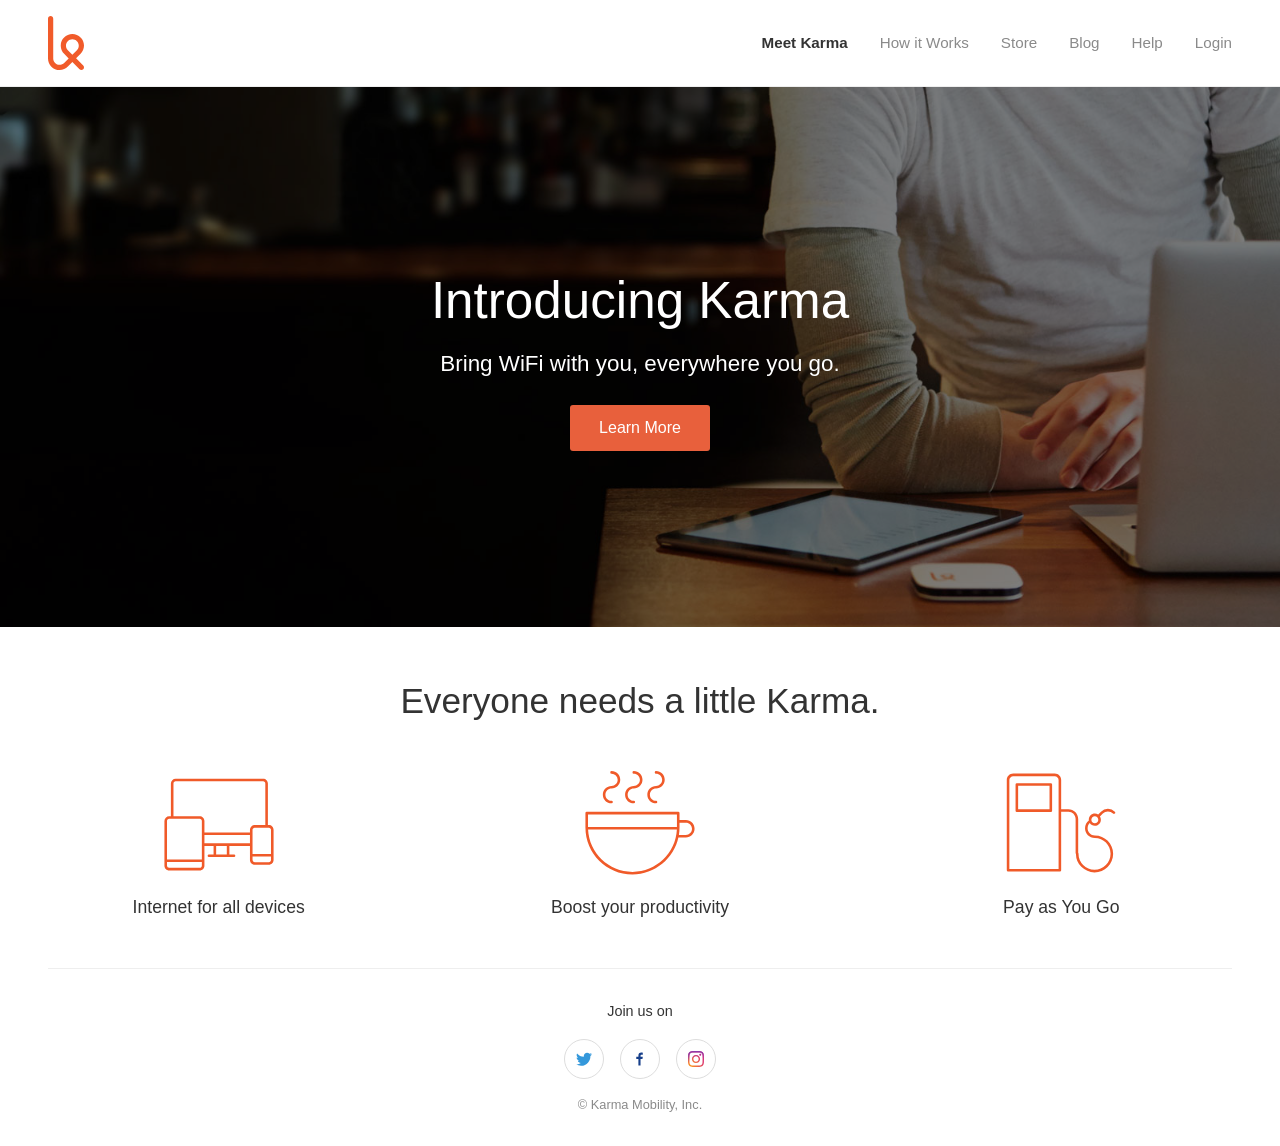
<file: Ejercicios/Exercici-KarmaWebResponsive/html/index.html>
<!DOCTYPE html>
<html lang="en">
<head>
    <meta charset="utf-8">
    <meta http-equiv="X-UA-Compatible" content="IE=edge">
    <title>Karma</title>
    <meta name="description" content="Karma - Bring WiFi with you, everywhere you go.">
    <meta name="viewport" content="width=device-width, initial-scale=1">
    <link rel="icon" href="../img/favicon.ico">
    <link rel="stylesheet" href="../css/style.css">
</head>
<body>

    <header class="header">
        <div class="header__inner">
            <a href="#" class="logo">
                <img src="../img/karma-logo.svg" alt="Karma logo">
            </a>

            <nav class="nav">
                <ul class="nav__list">
                    <li><a href="#" class="nav__link nav__link--active">Meet Karma</a></li>
                    <li><a href="#" class="nav__link">How it Works</a></li>
                    <li><a href="#" class="nav__link">Store</a></li>
                    <li><a href="#" class="nav__link">Blog</a></li>
                    <li><a href="#" class="nav__link">Help</a></li>
                    <li><a href="#" class="nav__link">Login</a></li>
                </ul>
            </nav>

            <button class="menu-button" aria-label="Open menu">
                <img src="../img/menu-hamburger.svg" alt="">
            </button>
        </div>
    </header>

    <section class="hero">
        <div class="hero__content">
            <h1 class="hero__title">Introducing Karma</h1>
            <p class="hero__subtitle">Bring WiFi with you, everywhere you go.</p>
            <a href="#" class="btn">Learn More</a>
        </div>
    </section>

    <main class="features">
        <h2 class="features__title">Everyone needs a little Karma.</h2>

        <div class="features__grid">
            <div class="feature">
                <img src="../img/icon-devices.svg" alt="" class="feature__icon">
                <h3 class="feature__title">Internet for all devices</h3>
            </div>

            <div class="feature">
                <img src="../img/icon-coffee.svg" alt="" class="feature__icon">
                <h3 class="feature__title">Boost your productivity</h3>
            </div>

            <div class="feature">
                <img src="../img/icon-refill.svg" alt="" class="feature__icon">
                <h3 class="feature__title">Pay as You Go</h3>
            </div>
        </div>
    </main>

    <footer class="footer">
        <p class="footer__text">Join us on</p>
        <ul class="social">
            <li>
                <a href="#" class="social__link">
                    <img src="../img/twitter-icon.svg" alt="Twitter">
                </a>
            </li>
            <li>
                <a href="#" class="social__link">
                    <img src="../img/facebook-icon.svg" alt="Facebook">
                </a>
            </li>
            <li>
                <a href="#" class="social__link">
                    <img src="../img/instagram-icon.svg" alt="Instagram">
                </a>
            </li>
        </ul>
        <p class="footer__copy">&copy; Karma Mobility, Inc.</p>
    </footer>

</body>
</html>
</file>
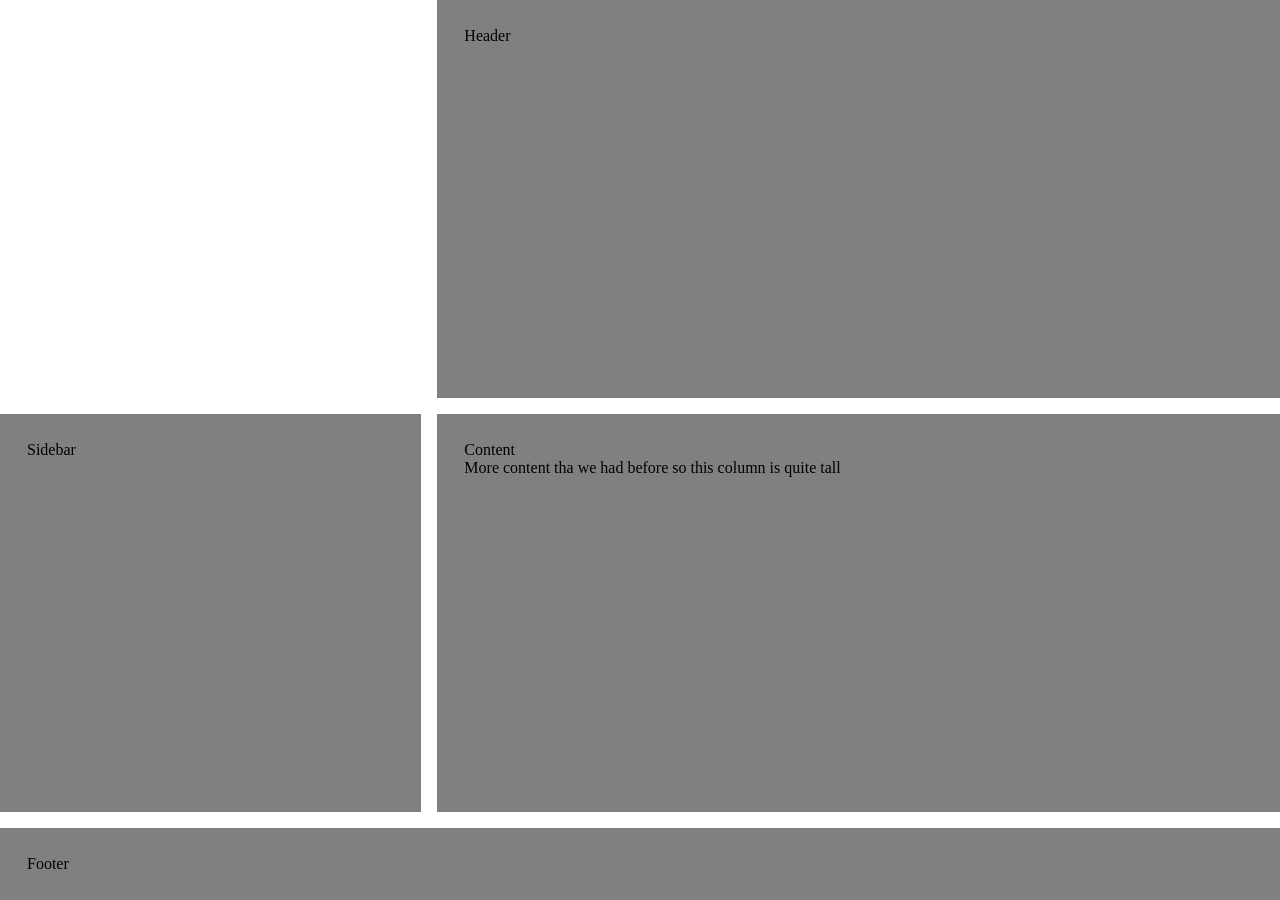
<file: Ejercicios/Grid/grid.html>
<!DOCTYPE html>
 
<html>
 
<head>
    <meta charset="utf-8">
    <meta http-equiv="X-UA-Compatible" content="IE=edge">
    <title>Grid</title>
    <meta name="description" content="">
    <meta name="viewport" content="width=device-width, initial-scale=1">
    <link rel="stylesheet" href="./style.css">
</head>
 
<body>
    <div class="grid-container">
        <div class="header bg-dark-grey">
            <p>
                Header
            </p>
        </div>
        <div class="content bg-dark-grey">
            <p>
                Content  
            </p>
            <p>
                More content tha we had before so this column is quite tall
            </p>
 
        </div>
        <div class="footer bg-dark-grey">
            <p>Footer</p>
 
        </div>
        <div class="sidebar bg-dark-grey">
            <p>Sidebar </p>
        </div>

 
    </div>
 
</body>
 
</html>
</file>
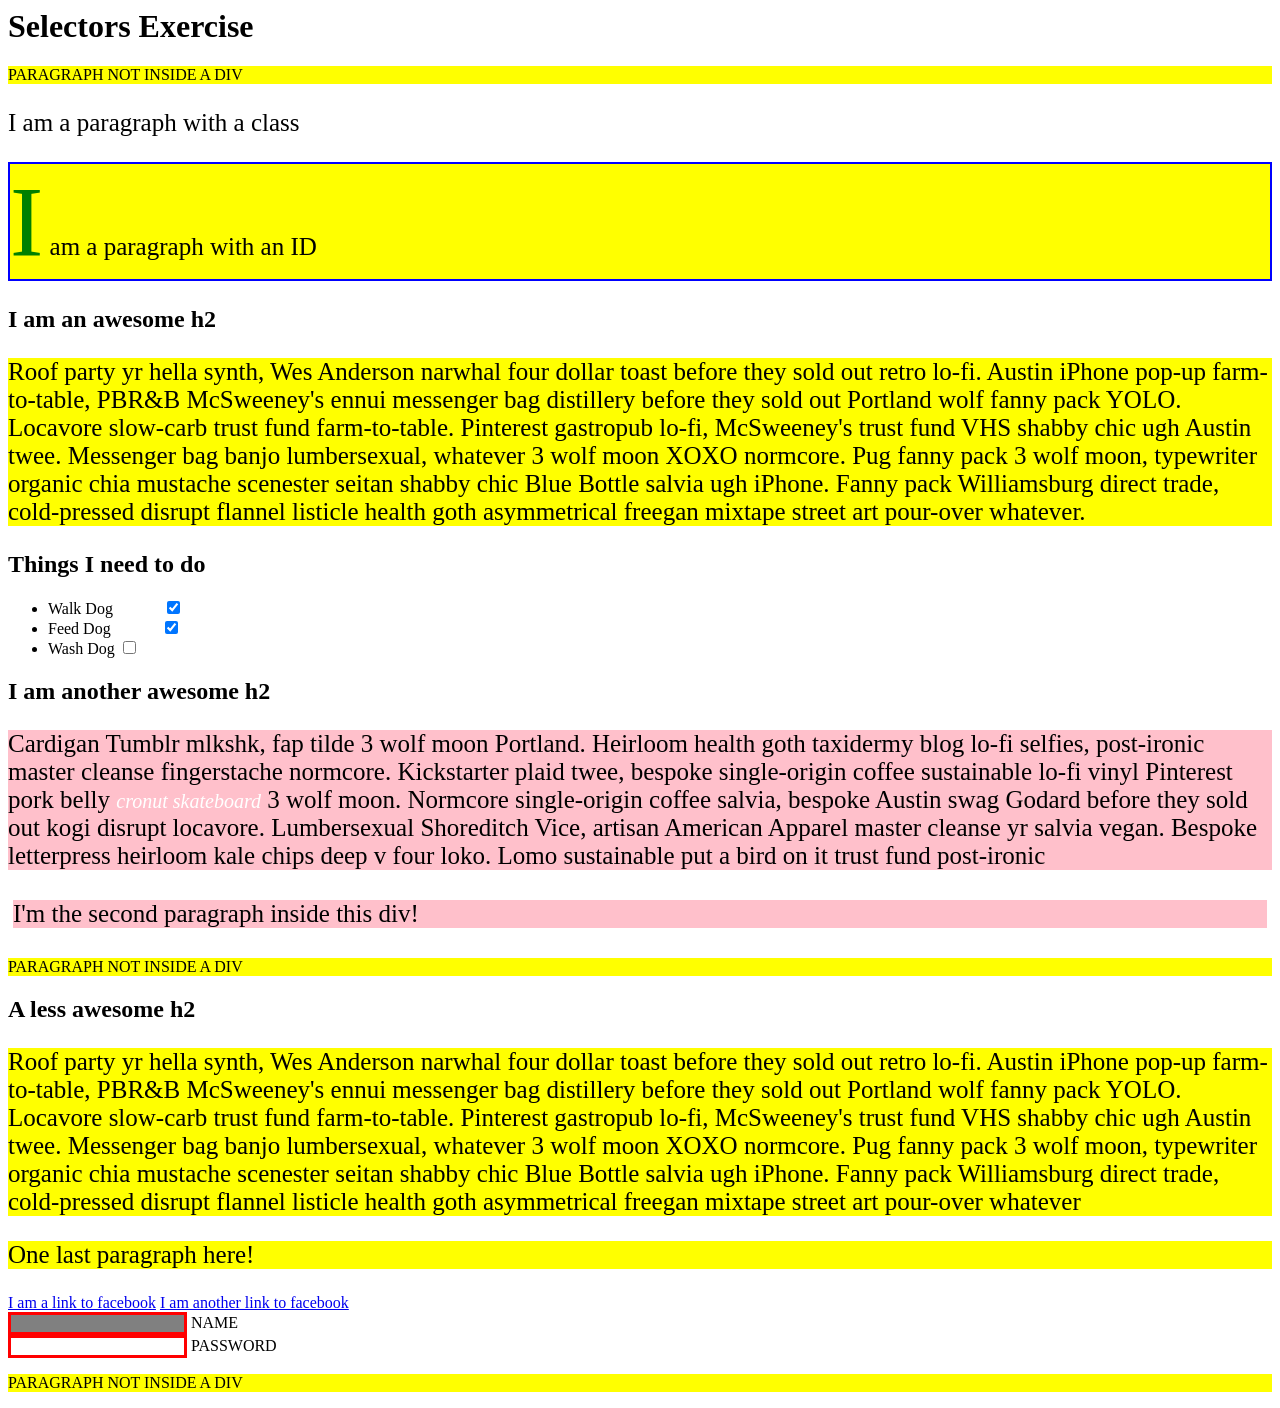
<file: Ejercicios/Selectors/pag.html>
<html>
<head>
  <meta charset="UTF-8">
  <title>Selectors Exercise</title>
  <link rel="stylesheet" type="text/css" href="selectors.css">
</head>
<body>
  <h1>Selectors Exercise</h1>

<p>PARAGRAPH NOT INSIDE A DIV</p>

<div>
  <p class="hello">I am a paragraph with a class</p>
  <p id="special">I am a paragraph with an ID</p>

  <h2>I am an awesome h2</h2>
  
  
  <p>Roof party yr hella synth, Wes Anderson narwhal four dollar toast before they sold out retro lo-fi. Austin iPhone pop-up farm-to-table, PBR&B McSweeney's ennui messenger bag distillery before they sold out Portland wolf fanny pack YOLO. Locavore slow-carb trust fund farm-to-table. Pinterest gastropub lo-fi, McSweeney's trust fund VHS shabby chic ugh Austin twee. Messenger bag banjo lumbersexual, whatever 3 wolf moon XOXO normcore. Pug fanny pack 3 wolf moon, typewriter organic chia mustache scenester seitan shabby chic Blue Bottle salvia ugh iPhone. Fanny pack Williamsburg direct trade, cold-pressed disrupt flannel listicle health goth asymmetrical freegan mixtape street art pour-over whatever.</p>

</div>

<div>
  <h2>Things I need to do</h2>

  <ul>
    <li>Walk Dog <input type="checkbox" checked> </li>
    <li>Feed Dog <input type="checkbox" checked> </li>
    <li>Wash Dog <input type="checkbox"></li>
  </ul>
</div>

<div>
  <h2>I am another awesome h2</h2>

  <p>Cardigan Tumblr mlkshk, fap tilde 3 wolf moon Portland. Heirloom health goth taxidermy blog lo-fi selfies, post-ironic master cleanse fingerstache normcore. Kickstarter plaid twee, bespoke single-origin coffee sustainable lo-fi vinyl Pinterest pork belly <em>cronut skateboard</em> 3 wolf moon. Normcore single-origin coffee salvia, bespoke Austin swag Godard before they sold out kogi disrupt locavore. Lumbersexual Shoreditch Vice, artisan American Apparel master cleanse yr salvia vegan. Bespoke letterpress heirloom kale chips deep v four loko. Lomo sustainable put a bird on it trust fund post-ironic</p>

  <p>I'm the second paragraph inside this div!</p>
</div>

<p>PARAGRAPH NOT INSIDE A DIV</p>


<div>
  <h2>A less awesome h2</h2>

  <p>Roof party yr hella synth, Wes Anderson narwhal four dollar toast before they sold out retro lo-fi. Austin iPhone pop-up farm-to-table, PBR&B McSweeney's ennui messenger bag distillery before they sold out Portland wolf fanny pack YOLO. Locavore slow-carb trust fund farm-to-table. Pinterest gastropub lo-fi, McSweeney's trust fund VHS shabby chic ugh Austin twee. Messenger bag banjo lumbersexual, whatever 3 wolf moon XOXO normcore. Pug fanny pack 3 wolf moon, typewriter organic chia mustache scenester seitan shabby chic Blue Bottle salvia ugh iPhone. Fanny pack Williamsburg direct trade, cold-pressed disrupt flannel listicle health goth asymmetrical freegan mixtape street art pour-over whatever</p>

  <p>One last paragraph here!</p>

  <a href="https://www.facebook.com">I am a link to facebook</a>
  <a href="https://www.facebook.com">I am another link to facebook</a>
  <br>

  <input type="text" name="name" /><label> Name</label><br/>
  <input type="password" name="password" /><label> Password</label><br/>

</div>

<p>PARAGRAPH NOT INSIDE A DIV</p>

</body>
</html>
</file>
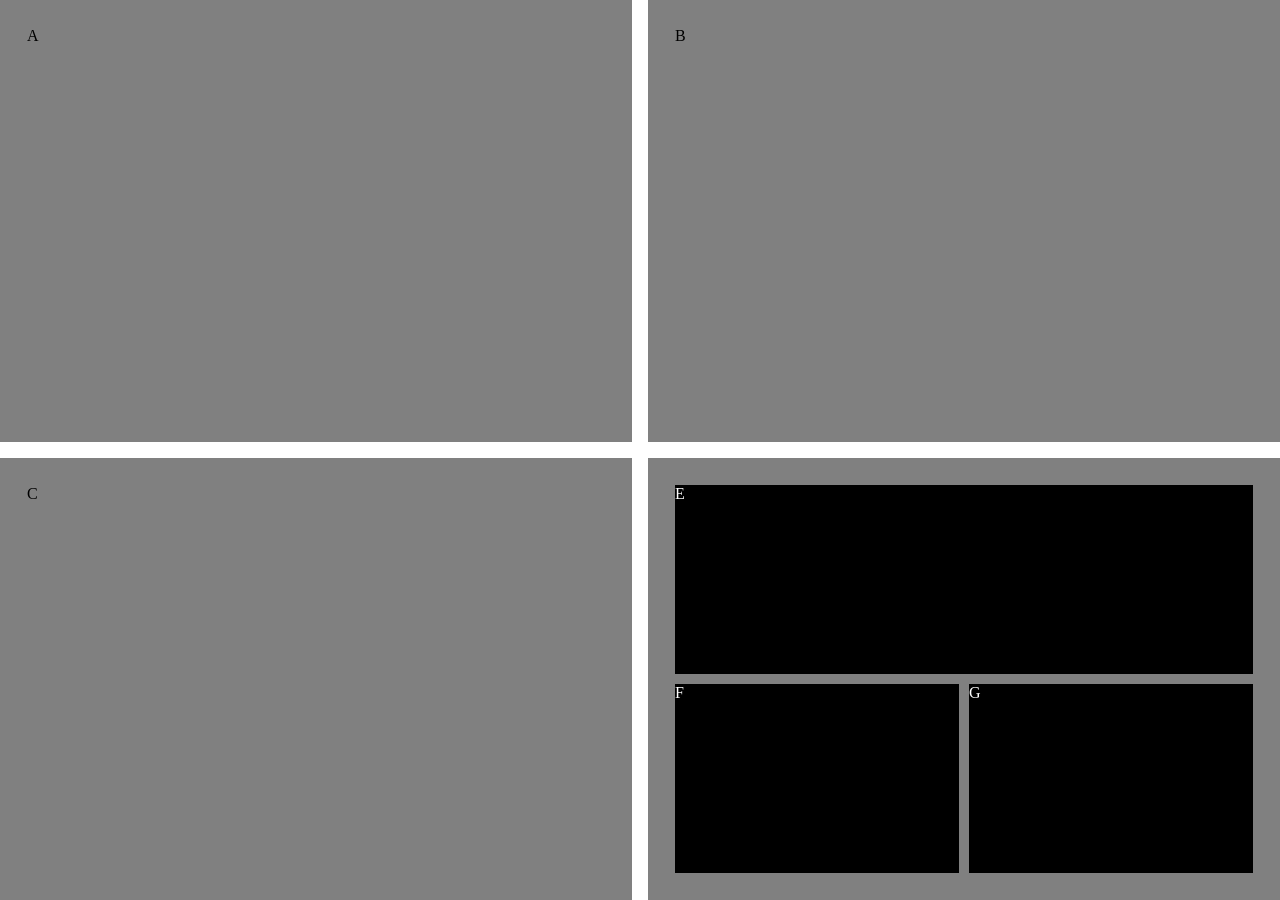
<file: Ejercicios/Grid/ex 2/grid.html>
<!DOCTYPE html>
 
<html>
 
<head>
    <meta charset="utf-8">
    <meta http-equiv="X-UA-Compatible" content="IE=edge">
    <title>Grid</title>
    <meta name="description" content="">
    <meta name="viewport" content="width=device-width, initial-scale=1">
    <link rel="stylesheet" href="./style.css">
</head>

<body>
    <div class="grid-container">
        <div class="A bg-dark-grey">
            <p>
                A
            </p>
        </div>
        <div class="B bg-dark-grey">
            <p>
                B  
            </p>
        </div>

        <div class="C bg-dark-grey">
            <p>C</p>
        </div>

        <div class="D bg-dark-grey grid-container2">
            <div class="E bg-black">
                <p>E</p>
            </div>
             <div  class="F bg-black">
                <p>F</p>
            </div>
             <div class="G bg-black">
                <p>G</p>
            </div>
        </div>

 
    </div>
 
</body>
 
</html>
</file>
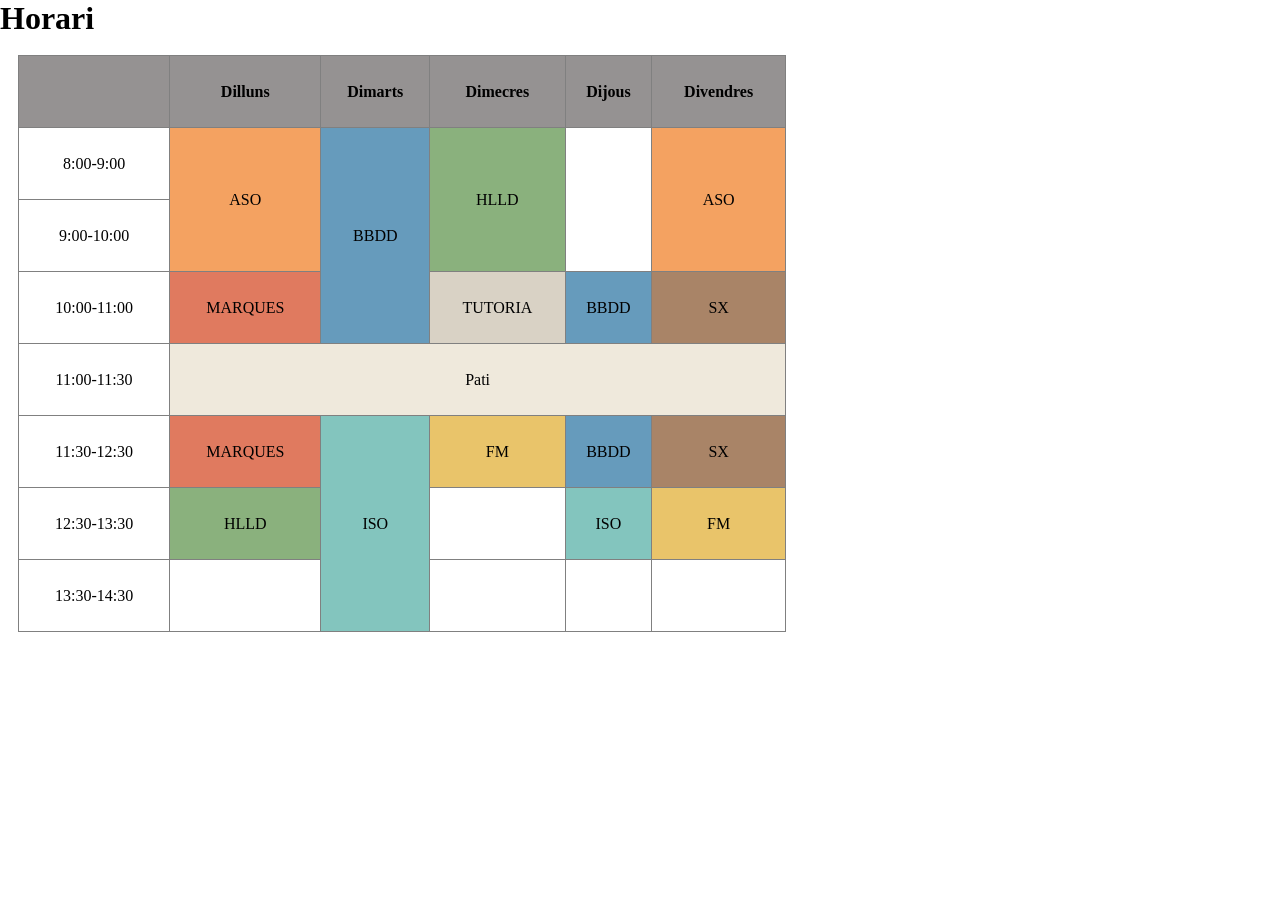
<file: Ejercicios/Horari/html/horari.html>
<!DOCTYPE html>
<html>
<head>
    <meta charset="utf-8">
    <meta http-equiv="X-UA-Compatible" content="IE=edge">
    <title>Plantilla</title>
    <meta name="description" content="Plantilla">
    <meta name="author" content="Sergi">
    <meta name="viewport" content="width=device-width, initial-scale=1">

    <link rel="stylesheet" href="../css/colors.css">
    <link rel="stylesheet" href="../css/style.css">
</head>
<body>
    <header>
        <h1>Horari</h1>
    </header>
    <main>
        <table border="1">
            <thead class="dias">
                <tr>
                    <th></th>
                    <th>Dilluns</th>
                    <th>Dimarts</th>
                    <th>Dimecres</th>
                    <th>Dijous</th>
                    <th>Divendres</th>
                </tr>
            </thead>
            <tr>
                <td>8:00-9:00</td>
                <td rowspan="2" class="aso">ASO</td>
                <td rowspan="3" class="bbdd">BBDD</td>
                <td rowspan="2" class="hlld">HLLD</td>
                <td rowspan="2"></td>
                <td rowspan="2" class="aso">ASO</td>
            </tr>
            <tr>
                <td>9:00-10:00</td>
            </tr>
            <tr>
                <td>10:00-11:00</td>
                <td class="marques">MARQUES</td>
                <td class="tutoria">TUTORIA</td>
                <td class="bbdd">BBDD</td>
                <td class="sx">SX</td>
            </tr>
            <tr>
                <td>11:00-11:30</td>
                <td colspan="5" class="pati">Pati</td>
            </tr>
            <tr>
                <td>11:30-12:30</td>
                <td class="marques">MARQUES</td>
                <td rowspan="3" class="iso">ISO</td>
                <td class="fm">FM</td>
                <td class="bbdd">BBDD</td>
                <td class="sx">SX</td>
            </tr>
            <tr>
                <td>12:30-13:30</td>
                <td class="hlld">HLLD</td>
                <td></td>
                <td class="iso">ISO</td>
                <td class="fm">FM</td>
            </tr>
            <tr>
                <td>13:30-14:30</td>
                <td></td>
                <td></td>
                <td></td>
                <td></td>
            </tr>
        </table>
    </main>
</body>
</html>
</file>
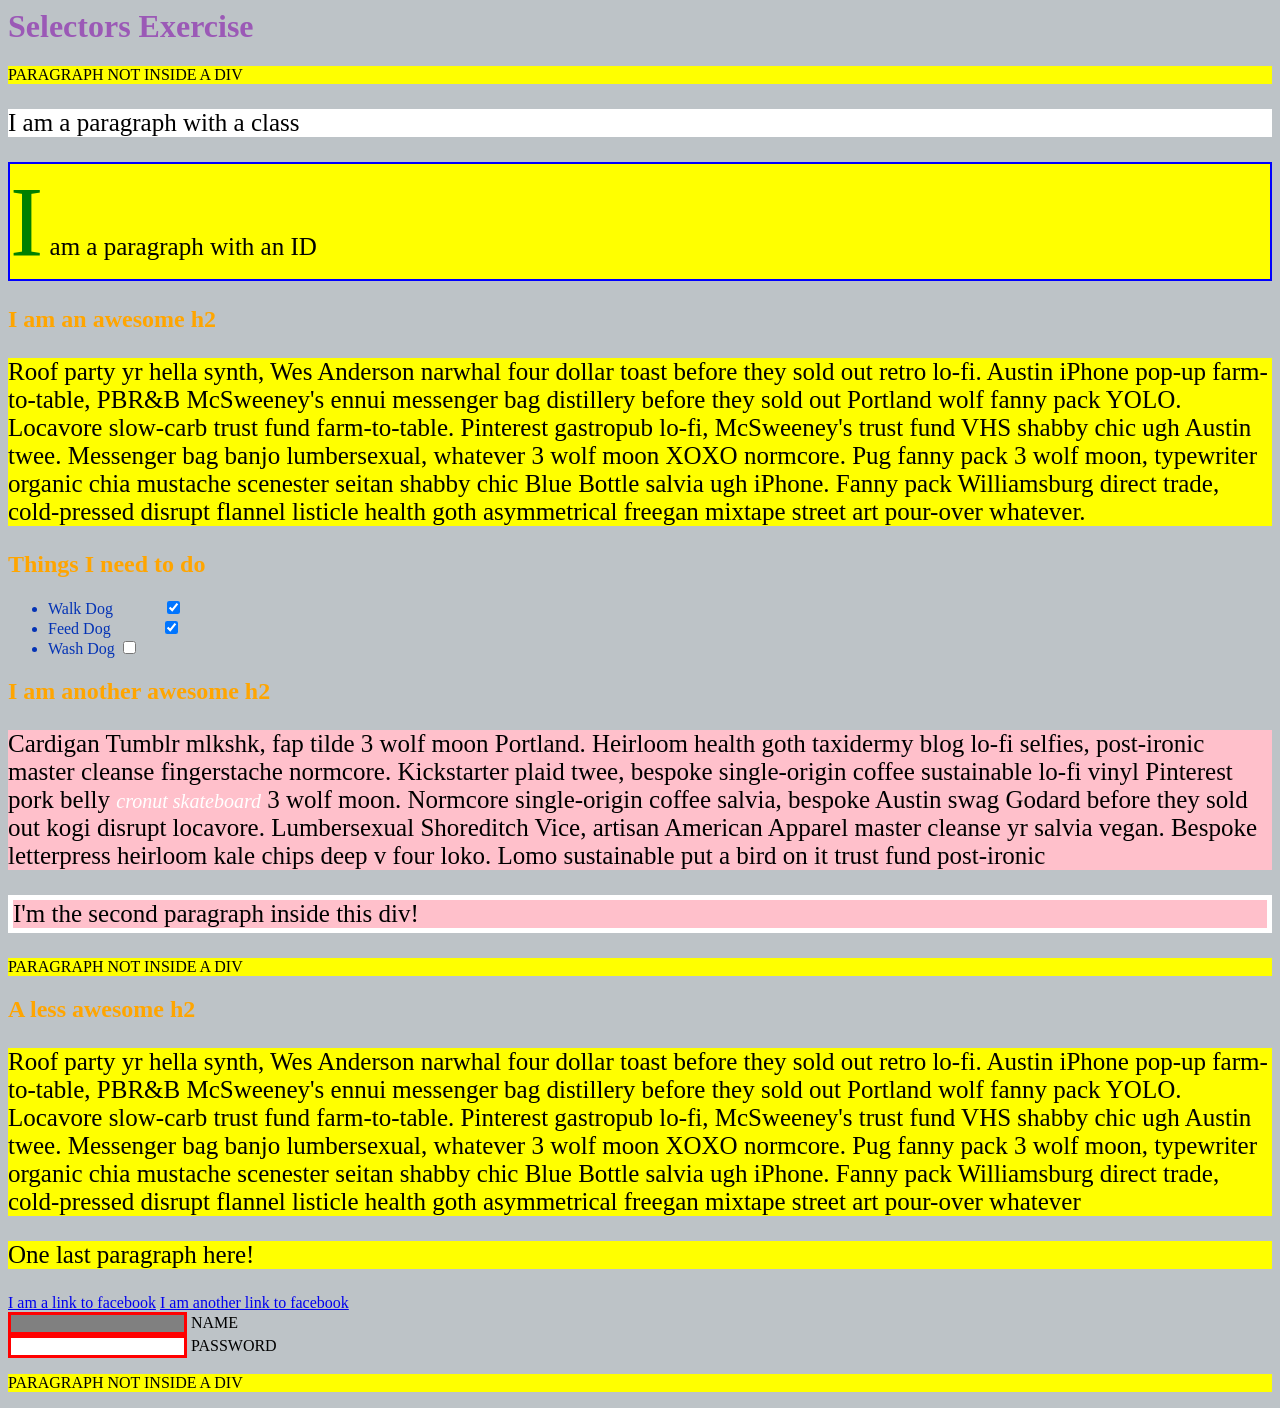
<file: Ejercicios/Selectors/html/pag.html>
<html>
<head>
  <meta charset="UTF-8">
  <title>Selectors Exercise</title>
  <link rel="stylesheet" type="text/css" href="../css/selectors.css">
</head>
<body>
  <h1>Selectors Exercise</h1>

<p>PARAGRAPH NOT INSIDE A DIV</p>

<div>
  <p class="hello">I am a paragraph with a class</p>
  <p id="special">I am a paragraph with an ID</p>

  <h2>I am an awesome h2</h2>
  
  
  <p>Roof party yr hella synth, Wes Anderson narwhal four dollar toast before they sold out retro lo-fi. Austin iPhone pop-up farm-to-table, PBR&B McSweeney's ennui messenger bag distillery before they sold out Portland wolf fanny pack YOLO. Locavore slow-carb trust fund farm-to-table. Pinterest gastropub lo-fi, McSweeney's trust fund VHS shabby chic ugh Austin twee. Messenger bag banjo lumbersexual, whatever 3 wolf moon XOXO normcore. Pug fanny pack 3 wolf moon, typewriter organic chia mustache scenester seitan shabby chic Blue Bottle salvia ugh iPhone. Fanny pack Williamsburg direct trade, cold-pressed disrupt flannel listicle health goth asymmetrical freegan mixtape street art pour-over whatever.</p>

</div>

<div>
  <h2>Things I need to do</h2>

  <ul>
    <li>Walk Dog <input type="checkbox" checked> </li>
    <li>Feed Dog <input type="checkbox" checked> </li>
    <li>Wash Dog <input type="checkbox"></li>
  </ul>
</div>

<div>
  <h2>I am another awesome h2</h2>

  <p>Cardigan Tumblr mlkshk, fap tilde 3 wolf moon Portland. Heirloom health goth taxidermy blog lo-fi selfies, post-ironic master cleanse fingerstache normcore. Kickstarter plaid twee, bespoke single-origin coffee sustainable lo-fi vinyl Pinterest pork belly <em>cronut skateboard</em> 3 wolf moon. Normcore single-origin coffee salvia, bespoke Austin swag Godard before they sold out kogi disrupt locavore. Lumbersexual Shoreditch Vice, artisan American Apparel master cleanse yr salvia vegan. Bespoke letterpress heirloom kale chips deep v four loko. Lomo sustainable put a bird on it trust fund post-ironic</p>

  <p>I'm the second paragraph inside this div!</p>
</div>

<p>PARAGRAPH NOT INSIDE A DIV</p>


<div>
  <h2>A less awesome h2</h2>

  <p>Roof party yr hella synth, Wes Anderson narwhal four dollar toast before they sold out retro lo-fi. Austin iPhone pop-up farm-to-table, PBR&B McSweeney's ennui messenger bag distillery before they sold out Portland wolf fanny pack YOLO. Locavore slow-carb trust fund farm-to-table. Pinterest gastropub lo-fi, McSweeney's trust fund VHS shabby chic ugh Austin twee. Messenger bag banjo lumbersexual, whatever 3 wolf moon XOXO normcore. Pug fanny pack 3 wolf moon, typewriter organic chia mustache scenester seitan shabby chic Blue Bottle salvia ugh iPhone. Fanny pack Williamsburg direct trade, cold-pressed disrupt flannel listicle health goth asymmetrical freegan mixtape street art pour-over whatever</p>

  <p>One last paragraph here!</p>

  <a href="https://www.facebook.com">I am a link to facebook</a>
  <a href="https://www.facebook.com">I am another link to facebook</a>
  <br>

  <input type="text" name="name" /><label> Name</label><br/>
  <input type="password" name="password" /><label> Password</label><br/>

</div>

<p>PARAGRAPH NOT INSIDE A DIV</p>

</body>
</html>
</file>
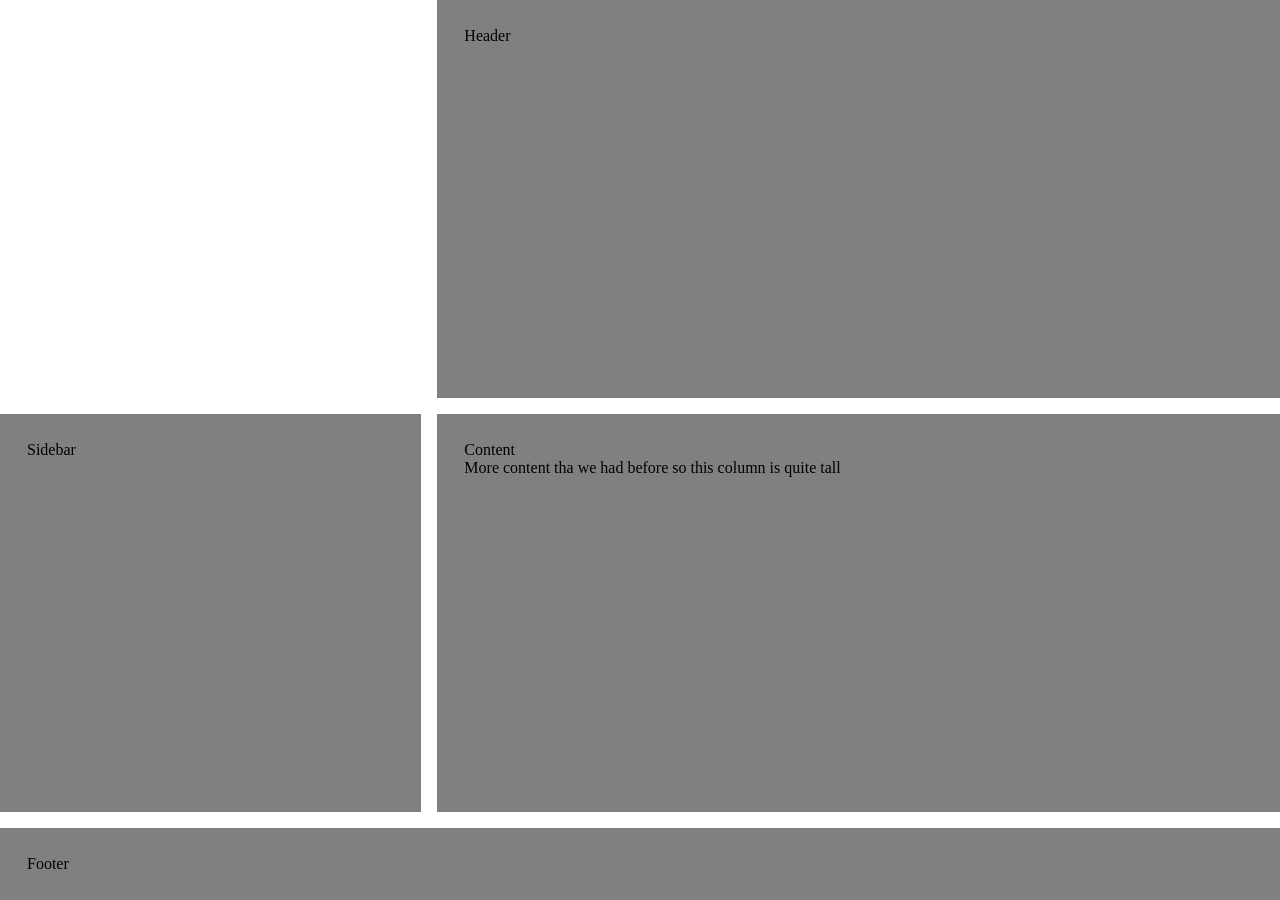
<file: Ejercicios/Grid/ex 1/html/grid.html>
<!DOCTYPE html>
 
<html lang="en">

<head>
    <meta charset="utf-8">
    <meta http-equiv="X-UA-Compatible" content="IE=edge">
    <title>Grid</title>
    <meta name="description" content="">
    <meta name="viewport" content="width=device-width, initial-scale=1">
    <link rel="stylesheet" href="../css/style.css">
</head>
 
<body>
    <div class="grid-container">
        <div class="header bg-dark-grey">
            <p>
                Header
            </p>
        </div>
        <div class="content bg-dark-grey">
            <p>
                Content  
            </p>
            <p>
                More content tha we had before so this column is quite tall
            </p>
 
        </div>
        <div class="footer bg-dark-grey">
            <p>Footer</p>
 
        </div>
        <div class="sidebar bg-dark-grey">
            <p>Sidebar </p>
        </div>

 
    </div>
 
</body>
 
</html>
</file>
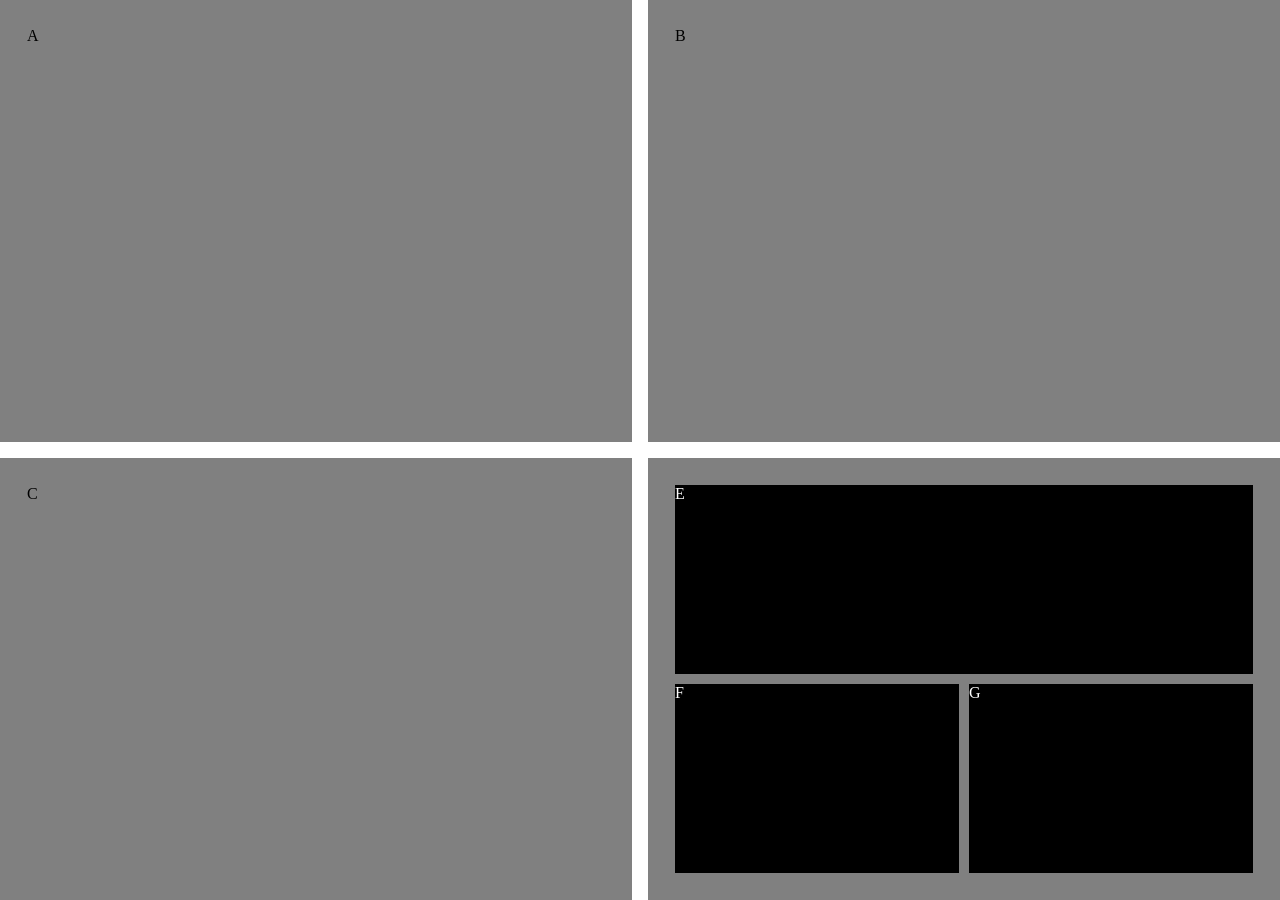
<file: Ejercicios/Grid/ex 2/html/grid.html>
<!DOCTYPE html>
 
<html>
 
<head>
    <meta charset="utf-8">
    <meta http-equiv="X-UA-Compatible" content="IE=edge">
    <title>Grid</title>
    <meta name="description" content="">
    <meta name="viewport" content="width=device-width, initial-scale=1">
    <link rel="stylesheet" href="../css/style.css">
</head>

<body>
    <div class="grid-container">
        <div class="A bg-dark-grey">
            <p>
                A
            </p>
        </div>
        <div class="B bg-dark-grey">
            <p>
                B  
            </p>
        </div>

        <div class="C bg-dark-grey">
            <p>C</p>
        </div>

        <div class="D bg-dark-grey grid-container2">
            <div class="E bg-black">
                <p>E</p>
            </div>
             <div  class="F bg-black">
                <p>F</p>
            </div>
             <div class="G bg-black">
                <p>G</p>
            </div>
        </div>

 
    </div>
 
</body>
 
</html>
</file>
<file: Ejercicios/Exercici-KarmaWebResponsive/css/style.css>
/* ===== Reset básico ===== */
* {
    margin: 0;
    padding: 0;
    box-sizing: border-box;
}

body {
    font-family: "Roboto", Helvetica, Arial, sans-serif;
    color: #333;
    background-color: #fff;
    line-height: 1.5;
}

a {
    text-decoration: none;
    color: inherit;
}

ul {
    list-style: none;
}

img {
    display: block;
    max-width: 100%;
}

/* ===== Variables de color ===== */
:root {
    --orange: #e8603c;
    --orange-logo: #f15b2a;
    --grey: #8a8a8a;
    --dark: #333;
}

/* ===== Header ===== */
.header {
    background-color: #fff;
    border-bottom: 1px solid #eee;
}

.header__inner {
    display: flex;
    align-items: center;
    justify-content: space-between;
    padding: 1rem 1.5rem;
}

.logo img {
    width: 30px;
}

.nav__list {
    display: none; /* en móvil se oculta; se muestra en escritorio */
}

.menu-button {
    background: none;
    border: none;
    cursor: pointer;
}

.menu-button img {
    width: 24px;
}

/* ===== Hero ===== */
.hero {
    position: relative;
    min-height: 60vh;
    background-image: url("../img/first-background.jpg");
    background-size: cover;
    background-position: center;
    display: flex;
    align-items: center;
    justify-content: center;
    text-align: center;
    color: #fff;
}

.hero::before {
    content: "";
    position: absolute;
    inset: 0;
    background-color: rgba(0, 0, 0, 0.5);
}

.hero__content {
    position: relative;
    padding: 2rem 1.5rem;
}

.hero__title {
    font-size: 2.5rem;
    font-weight: 300;
    margin-bottom: 0.5rem;
}

.hero__subtitle {
    font-size: 1.1rem;
    font-weight: 300;
    margin-bottom: 1.5rem;
}

.btn {
    display: inline-block;
    background-color: var(--orange);
    color: #fff;
    padding: 0.7rem 1.8rem;
    border-radius: 3px;
    font-size: 1rem;
}

/* ===== Features ===== */
.features {
    padding: 3rem 1.5rem;
    text-align: center;
}

.features__title {
    font-size: 1.8rem;
    font-weight: 300;
    margin-bottom: 2.5rem;
}

.features__grid {
    display: flex;
    flex-direction: column;
    gap: 2.5rem;
}

.feature__icon {
    width: 110px;
    margin: 0 auto 1rem;
}

.feature__title {
    font-size: 1.1rem;
    font-weight: 400;
}

/* ===== Footer ===== */
.footer {
    border-top: 1px solid #eee;
    margin: 0 1.5rem;
    padding: 2rem 0;
    text-align: center;
}

.footer__text {
    font-size: 0.9rem;
    margin-bottom: 1rem;
}

.social {
    display: flex;
    justify-content: center;
    gap: 1rem;
    margin-bottom: 1rem;
}

.social__link {
    display: flex;
    align-items: center;
    justify-content: center;
    width: 40px;
    height: 40px;
    border: 1px solid #ddd;
    border-radius: 50%;
}

.social__link img {
    width: 16px;
}

.footer__copy {
    font-size: 0.8rem;
    color: var(--grey);
}

/* ===== Escritorio (768px o más) ===== */
@media (min-width: 768px) {

    .menu-button {
        display: none; /* ocultamos el hamburguesa */
    }

    .header__inner {
        padding: 1rem 3rem;
    }

    .nav__list {
        display: flex;
        gap: 2rem;
    }

    .nav__link {
        color: var(--grey);
        font-size: 0.95rem;
    }

    .nav__link--active {
        color: var(--dark);
        font-weight: 700;
    }

    .nav__link:hover {
        color: var(--orange);
    }

    .logo img {
        width: 36px;
    }

    .hero {
        min-height: 60vh;
    }

    .hero__title {
        font-size: 3.2rem;
    }

    .hero__subtitle {
        font-size: 1.4rem;
    }

    .features__title {
        font-size: 2.2rem;
    }

    .features__grid {
        flex-direction: row;
        justify-content: space-between;
        gap: 2rem;
    }

    .feature {
        flex: 1;
    }

    .footer {
        margin: 0 3rem;
    }
}
</file>
<file: Ejercicios/Grid/style.css>
* {
    margin: 0;
    padding: 0;
    text-decoration: none;
    list-style: none;
}

.grid-container {
    height: 100vh;
    width: 100vw;

    display: grid;
    grid-template-columns: 1fr 2fr;
    grid-template-rows: 1fr 1fr;
    gap: 1em;

}

.header {
    grid-column: 2/-1;
    grid-row: 1;
}

.content {
    grid-column: 2/-1;
    grid-row: 2 / 3;
}

.footer {
    grid-column: 1/-1;
    grid-row: 2 -1;
}

.sidebar {
    grid-column: 1;
    grid-row: 2;
}

.bg-dark-grey {
    background-color: grey;
    padding: 3vh;
}
</file>
<file: Ejercicios/Selectors/selectors.css>
/*Change the background on every paragraph to be yellow*/
p {
  background-color: yellow
}

/*Make all inputs have a 3px red border*/
input {
  border: 3px solid red;
}

/* Give everything with the class 'hello' a white background*/
.hello {
  background-color: white;
}

/* Give the element with id 'special' a 2px solid blue border(pick your own rgb blue)*/
#special {
  border: 2px solid blue;
}

/*Make all the <p>'s that are nested inside of divs 25px font(font-size: 25px)*/
div p {
  font-size: 25px
}

/*Make only inputs with type 'text' have a gray background*/
input[type="text"] {
  background-color: gray;
}

/* Give both <p>'s inside the 3rd <div> a pink background*/
div:nth-of-type(3) p {
  background-color: pink;
}

/* Give the 2nd <p> inside the 3rd <div> a 5px white border*/
div:nth-of-type(3) p:nth-of-type(2) {
  border: 5px solid white;
}

/* Make the <em> in the 3rd <div> element white and 20px font(font-size:20px)*/
div:nth-of-type(3) em {
  color: white;
  font-size: 20px;
}


/*BONUS CHALLENGES*/
/*You may need to research some other selectors and properties*/

/*Make all "checked" checkboxes have a left margin of 50px(margin-left: 50px)*/
input[type="checkbox"]:checked {
  margin-left: 50px;
}

/* Make the <label> elements all UPPERCASE without changing the HTML(definitely look this one up*/
label {
  text-transform: uppercase;
}

/*Make the first letter of the element with id 'special' green and 100px font size(font-size: 100)*/
#special:first-letter {
  color: green;
  font-size: 100px;
}

/*Make the <h1> element's color change to blue when hovered over */
h1:hover {
  color: blue;
}

/*Make the <a> element's that have been visited gray */
a:visited {
  color: gray;
}
</file>
<file: Ejercicios/Grid/ex 2/style.css>
* {
    margin: 0;
    padding: 0;
    text-decoration: none;
    list-style: none;
}

.grid-container {
    height: 100vh;
    width: 100vw;

    display: grid;
    grid-template-columns: 1fr 1fr;
    grid-template-rows: 1fr 1fr;
    gap: 1em;

}

.grid-container2 {
    display: grid;
    grid-template-columns: 1fr 1fr;
    grid-template-rows: 1fr 1fr;
    gap: 10px;

}

.A {
    grid-column: 1/1;
    grid-row: 1;
}

.B {
    grid-column: 2/-1;
    grid-row: 1 / 1;
}

.C {
    grid-column: 1;
    grid-row: 2/-2;
}

.D {
    grid-column: 2;
    grid-row: 2;
}

.E {
    grid-column: 1/-1;
    grid-row: 1;
}

.F {
    grid-column: 1;
    grid-row: 2/ -1;
}

.G {
    grid-column: 2/-1;
    grid-row: 2/3;
}

.bg-dark-grey {
    background-color: grey;
    padding: 3vh;
}

.bg-black {
    color: white;
    background-color: black;
}
</file>
<file: Ejercicios/Horari/css/colors.css>
.dias {
    background-color: rgb(149, 146, 146);
}

.aso {
    background-color: rgb(244, 162, 97);
}

.bbdd {
    background-color: rgb(102, 155, 188);
}

.hlld {
    background-color: rgb(138, 177, 125);
}

.marques {
    background-color: rgb(224, 122, 95);
}

.tutoria {
    background-color: rgb(217, 210, 197);
}

.sx {
    background-color: rgb(169, 132, 103);
}

.fm {
    background-color: rgb(233, 196, 106);
}

.iso {
    background-color: rgb(131, 197, 190);
}

.pati {
    background-color: rgb(239, 233, 220);
}
</file>
<file: Ejercicios/Horari/css/style.css>
* {
    margin: 0;
    padding: 0;

    text-decoration: none;
    list-style: none;
}


table {
    margin: 2vh;
    width: 60%;
    height: 60vh;
    border-collapse: collapse;
    justify-self: center;
}

td, th {
    text-align: center;
}

tr {
    height: 8vh;
}

.horario {
    height: 2vh;
}
</file>
<file: Ejercicios/Selectors/css/selectors.css>
/* Style the HTML elements according to the following instructions.
DO NOT ALTER THE EXISTING HTML TO DO THIS. WRITE ONLY CSS! */

/* Give the <body> element a background of #bdc3c7 */
body {
  background-color: #bdc3c7;
}

/* Make the <h1> element #9b59b6 */
h1 {
  color: #9b59b6;
}

/* Make all <h2> elements orange */
h2 {
  color: orange;
}

/* Make all <li> elements blue (pick your own hexadecimal blue) */
li {
  color: #0433B5;
}

/* Change the background on every paragraph to be yellow */
p {
  background-color: yellow;
}

/* Make all inputs have a 3px red border */
input {
  border: 3px solid red;
}

/* Give everything with the class 'hello' a white background */
.hello {
  background-color: white;
}

/* Give the element with id 'special' a 2px solid blue border (pick your own rgb blue) */
#special {
  border: 2px solid rgb(0, 0, 255);
}

/* Make all the <p>'s that are nested inside of divs 25px font (font-size: 25px) */
div p {
  font-size: 25px;
}

/* Make only inputs with type 'text' have a gray background */
input[type="text"] {
  background-color: gray;
}

/* Give both <p>'s inside the 3rd <div> a pink background */
div:nth-of-type(3) p {
  background-color: pink;
}

/* Give the 2nd <p> inside the 3rd <div> a 5px white border */
div:nth-of-type(3) p:nth-of-type(2) {
  border: 5px solid white;
}

/* Make the <em> in the 3rd <div> element white and 20px font (font-size: 20px) */
div:nth-of-type(3) em {
  color: white;
  font-size: 20px;
}


/* BONUS CHALLENGES */

/* Make all "checked" checkboxes have a left margin of 50px (margin-left: 50px) */
input[type="checkbox"]:checked {
  margin-left: 50px;
}

/* Make the <label> elements all UPPERCASE without changing the HTML */
label {
  text-transform: uppercase;
}

/* Make the first letter of the element with id 'special' green and 100px font size */
#special::first-letter {
  color: green;
  font-size: 100px;
}

/* Make the <h1> element's color change to blue when hovered over */
h1:hover {
  color: blue;
}

/* Make the <a> elements that have been visited gray */
a:visited {
  color: gray;
}
</file>
<file: Ejercicios/Grid/ex 1/css/style.css>
* {
    margin: 0;
    padding: 0;
    text-decoration: none;
    list-style: none;
}

.grid-container {
    height: 100vh;
    width: 100vw;

    display: grid;
    grid-template-columns: 1fr 2fr;
    grid-template-rows: 1fr 1fr;
    gap: 1em;

}

.header {
    grid-column: 2/-1;
    grid-row: 1;
}

.content {
    grid-column: 2/-1;
    grid-row: 2 / 3;
}

.footer {
    grid-column: 1/-1;
    grid-row: 2 -1;
}

.sidebar {
    grid-column: 1;
    grid-row: 2;
}

.bg-dark-grey {
    background-color: grey;
    padding: 3vh;
}
</file>
<file: Ejercicios/Grid/ex 2/css/style.css>
* {
    margin: 0;
    padding: 0;
    text-decoration: none;
    list-style: none;
}

.grid-container {
    height: 100vh;
    width: 100vw;

    display: grid;
    grid-template-columns: 1fr 1fr;
    grid-template-rows: 1fr 1fr;
    gap: 1em;

}

.grid-container2 {
    display: grid;
    grid-template-columns: 1fr 1fr;
    grid-template-rows: 1fr 1fr;
    gap: 10px;

}

.A {
    grid-column: 1/1;
    grid-row: 1;
}

.B {
    grid-column: 2/-1;
    grid-row: 1 / 1;
}

.C {
    grid-column: 1;
    grid-row: 2/-2;
}

.D {
    grid-column: 2;
    grid-row: 2;
}

.E {
    grid-column: 1/-1;
    grid-row: 1;
}

.F {
    grid-column: 1;
    grid-row: 2/ -1;
}

.G {
    grid-column: 2/-1;
    grid-row: 2/3;
}

.bg-dark-grey {
    background-color: grey;
    padding: 3vh;
}

.bg-black {
    color: white;
    background-color: black;
}
</file>
